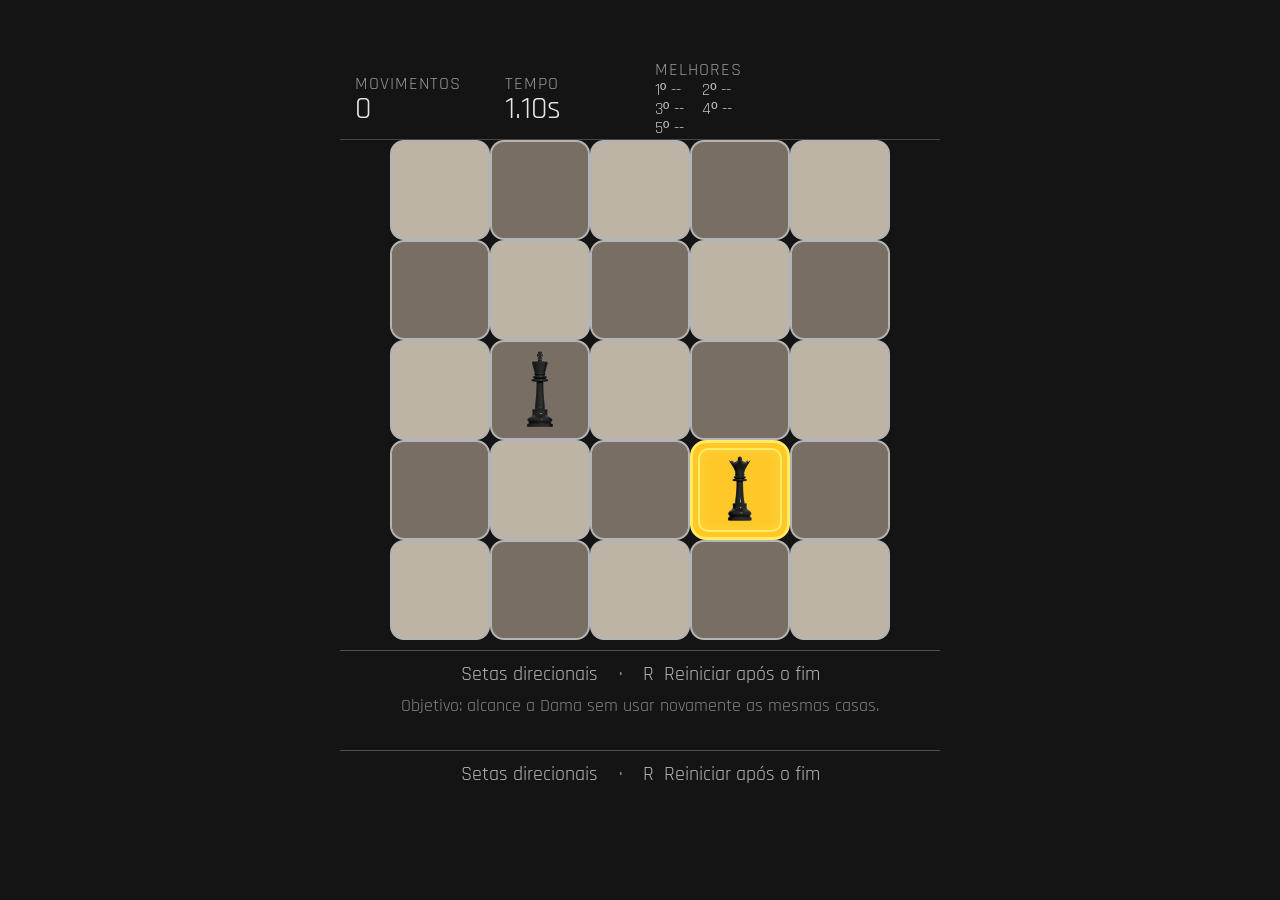
<file: web/index.html>
<!DOCTYPE html>
<html lang="pt-BR">
<head>
    <meta charset="UTF-8">
    <meta name="viewport" content="width=device-width, initial-scale=1.0">

    <title>A Última Casa - Chess</title>

    <link rel="stylesheet" href="style.css">
</head>

<body>

    <main class="game">

        <header class="hud">

            <section class="hud-item">
                <span class="hud-label">MOVIMENTOS</span>
                <span id="movimentos" class="hud-value">0</span>
            </section>

            <section class="hud-item">
                <span class="hud-label">TEMPO</span>
                <span id="tempo" class="hud-value">0.00s</span>
            </section>

            <section class="ranking">
                <span class="hud-label">MELHORES</span>

                <div id="ranking-list">
                    <div>1º --</div>
                    <div>2º --</div>
                    <div>3º --</div>
                    <div>4º --</div>
                    <div>5º --</div>
                </div>
            </section>

        </header>

        <section id="tabuleiro" class="tabuleiro">
</section>

<section id="resultado" class="resultado escondido">
    <h1 id="resultado-titulo"></h1>
    <div id="resultado-info"></div>

    <div class="resultado-instrucao">
        R&nbsp;&nbsp;|&nbsp;&nbsp;JOGAR NOVAMENTE
    </div>
</section>

<footer class="instrucoes">

    <div class="instrucao-teclado">
        Setas direcionais
        <span>•</span>
        R&nbsp;&nbsp;Reiniciar após o fim
    </div>

    <div class="objetivo">
        Objetivo: alcance a Dama sem usar novamente as mesmas casas.
    </div>

</footer>

<section class="controles" aria-label="Controles do jogo">

    <button id="btn-cima" class="controle controle-cima">▲</button>

    <button id="btn-esquerda" class="controle controle-esquerda">◀</button>

    <button id="btn-reiniciar" class="controle controle-reiniciar">↻</button>

    <button id="btn-direita" class="controle controle-direita">▶</button>

    <button id="btn-baixo" class="controle controle-baixo">▼</button>

</section>

        <footer class="instrucoes">

            <div>
                Setas direcionais
                <span>•</span>
                R&nbsp;&nbsp;Reiniciar após o fim
            </div>

           
        </footer>

    </main>

    <script src="game.js"></script>

</body>
</html>
</file>
<file: web/style.css>
@font-face {
    font-family: "Rajdhani";
    src: url("../assets/Rajdhani-Regular.ttf") format("truetype");
}

* {
    box-sizing: border-box;
}

body {
    margin: 0;
    min-height: 100vh;
    background: #141414;
    color: #e6e6e6;
    font-family: "Rajdhani", sans-serif;
    display: flex;
    justify-content: center;
    align-items: center;
}

.game {
    width: 600px;
    max-width: 94vw;
    position: relative;
}

/* =========================
   HUD
========================= */

.hud {
    height: 80px;
    display: grid;
    grid-template-columns: 150px 150px 1fr;
    align-items: center;
    border-bottom: 1px solid #464646;
}

.hud-item {
    display: flex;
    flex-direction: column;
    padding-left: 15px;
}

.hud-label {
    color: #969696;
    font-size: 18px;
    line-height: 18px;
    letter-spacing: 1px;
}

.hud-value {
    color: #e6e6e6;
    font-size: 32px;
    line-height: 32px;
}

/* =========================
   RANKING
========================= */

.ranking {
    height: 70px;
    display: flex;
    flex-direction: column;
    align-items: flex-start;
    justify-content: center;
    padding-left: 15px;
}

#ranking-list {
    display: grid;
    grid-template-columns: repeat(2, auto);
    column-gap: 18px;
    row-gap: 0;
    margin-top: 2px;
    color: #bebebe;
    font-size: 17px;
    line-height: 19px;
}

/* =========================
   TABULEIRO
========================= */

.tabuleiro {
    width: 500px;
    height: 500px;
    margin: 0 auto;
    display: grid;
    grid-template-columns: repeat(5, 1fr);
    grid-template-rows: repeat(5, 1fr);
    position: relative;
    overflow: hidden;
}

/* =========================
   CASAS
========================= */

.casa {
    width: 100%;
    height: 100%;
    min-width: 0;
    min-height: 0;
    padding: 4px;
    display: flex;
    justify-content: center;
    align-items: center;
    position: relative;
    border-radius: 14px;
    overflow: hidden;
}

.casa.disponivel {
    background: #beb4a5;
    border: 2px solid #b4b4b4;
    cursor: pointer;
}

.casa.disponivel.escura {
    background: #786e64;
}

.casa.usada {
    background: transparent;
    border: none;
    cursor: default;
}

/* =========================
   PEÇAS
========================= */

.peca {
    width: 70px;
    height: 85px;
    object-fit: contain;
    user-select: none;
    pointer-events: none;
    z-index: 5;
}

/* =========================
   CASA DA DAMA
========================= */

.casa.objetivo {
    background: #ffc828;
    border: 3px solid #ffeb64;
    border-radius: 16px;
    animation: pulsar 1.5s ease-in-out infinite;
}

.casa.objetivo::before {
    content: "";
    position: absolute;
    top: 5px;
    left: 5px;
    right: 5px;
    bottom: 5px;
    border-radius: 10px;
    background: #ffc828;
    border: 2px solid #ffeb64;
    box-shadow:
        0 0 12px rgba(255, 200, 40, 0.75),
        inset 0 0 10px rgba(255, 235, 100, 0.45);
    animation: pulsar-dama 1.2s ease-in-out infinite;
    z-index: 1;
}

.casa.objetivo .peca {
    position: relative;
    z-index: 10;
}

/* =========================
   PULSAÇÃO DA DAMA
========================= */

@keyframes pulsar-dama {
    0% {
        transform: scale(0.96);
        box-shadow:
            0 0 8px rgba(255, 200, 40, 0.45),
            inset 0 0 8px rgba(255, 235, 100, 0.30);
    }

    50% {
        transform: scale(1);
        box-shadow:
            0 0 18px rgba(255, 200, 40, 0.90),
            inset 0 0 14px rgba(255, 235, 100, 0.65);
    }

    100% {
        transform: scale(0.96);
        box-shadow:
            0 0 8px rgba(255, 200, 40, 0.45),
            inset 0 0 8px rgba(255, 235, 100, 0.30);
    }
}

@keyframes pulsar {
    0% {
        box-shadow: 0 0 0 0 rgba(255, 200, 40, 0.25);
    }

    50% {
        box-shadow: 0 0 18px 4px rgba(255, 200, 40, 0.65);
    }

    100% {
        box-shadow: 0 0 0 0 rgba(255, 200, 40, 0.25);
    }
}

/* =========================
   RESULTADO
========================= */

.resultado {
    position: absolute;
    left: 0;
    right: 0;
    top: 80px;
    height: 500px;
    display: flex;
    flex-direction: column;
    justify-content: center;
    align-items: center;
    text-align: center;
    background: rgba(20, 20, 20, 0.88);
    z-index: 50;
    pointer-events: none;
}

.resultado.escondido {
    display: none;
}

#resultado-titulo {
    margin: 0;
    font-size: 60px;
    letter-spacing: 2px;
}

#resultado-info {
    margin-top: 20px;
    color: #ffffff;
    font-size: 32px;
}

.resultado-instrucao {
    margin-top: 25px;
    color: #b4b4b4;
    font-size: 24px;
}

/* =========================
   CORES DO RESULTADO
========================= */

.resultado.vitoria #resultado-titulo {
    color: #daa520;
}

.resultado.derrota #resultado-titulo {
    color: #b44646;
}

/* =========================
   INSTRUÇÕES
========================= */

.instrucoes {
    height: 90px;
    border-top: 1px solid #505050;
    margin-top: 10px;
    padding-top: 10px;
    text-align: center;
    color: #b4b4b4;
    font-size: 20px;
}

.instrucoes span {
    margin: 0 15px;
    color: #787878;
}

.instrucoes .objetivo {
    margin-top: 7px;
    color: #828282;
    font-size: 18px;
}

/* =========================
   CONTROLES
========================= */

.controles {
    display: none;
}

/* =========================
   CONTROLES MOBILE
========================= */

@media (max-width: 620px) {

    .instrucao-teclado {
    display: none;
}

    .controles {
        width: 210px;
        margin: 22px auto 20px;

        display: grid;
        grid-template-columns: repeat(3, 1fr);
        grid-template-rows: repeat(3, 60px);

        gap: 8px;
    }

    .controle {
        border: 1px solid #555;
        border-radius: 10px;
        background: #242424;
        color: #e6e6e6;

        font-family: "Rajdhani", sans-serif;
        font-size: 28px;

        cursor: pointer;

        -webkit-tap-highlight-color: transparent;
        touch-action: manipulation;
    }

    .controle:active {
        transform: scale(0.94);
        background: #3a3a3a;
    }

    .controle-cima {
        grid-column: 2;
        grid-row: 1;
    }

    .controle-esquerda {
        grid-column: 1;
        grid-row: 2;
    }

    .controle-reiniciar {
        grid-column: 2;
        grid-row: 2;
        color: #ffc828;
    }

    .controle-direita {
        grid-column: 3;
        grid-row: 2;
    }

    .controle-baixo {
        grid-column: 2;
        grid-row: 3;
    }
}

/* =========================
   RESPONSIVIDADE
========================= */

@media (max-width: 620px) {

    .game {
        width: 100%;
    }

    .hud {
        grid-template-columns: 1fr 1fr;
        height: 100px;
    }

    .ranking {
        display: none;
    }

    .tabuleiro {
        width: min(90vw, 500px);
        height: min(90vw, 500px);
    }

    .casa {
        width: 100%;
        height: 100%;
    }

    .peca {
        width: 70%;
        height: 80%;
    }

    .instrucoes {
        font-size: 16px;
        height: auto;
        padding-bottom: 10px;
    }

    .instrucoes .objetivo {
        font-size: 14px;
    }
}
</file>
